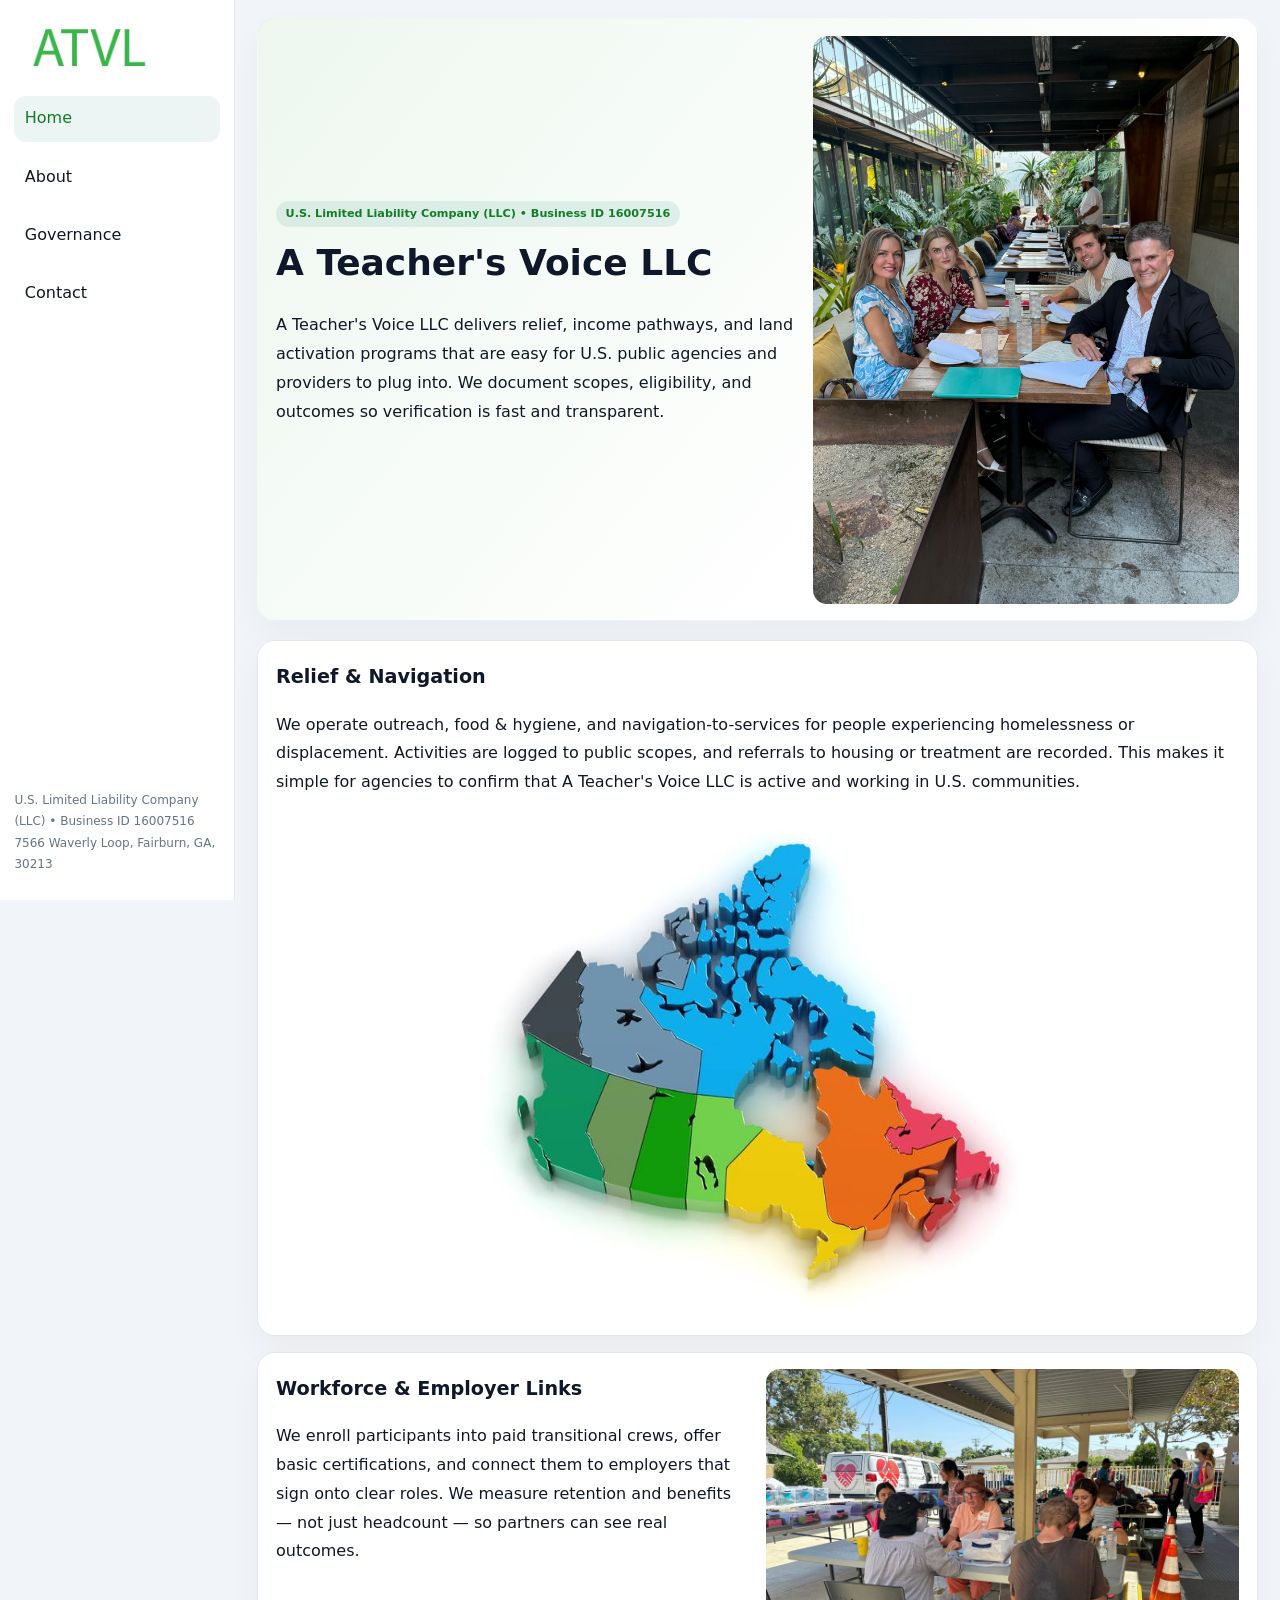
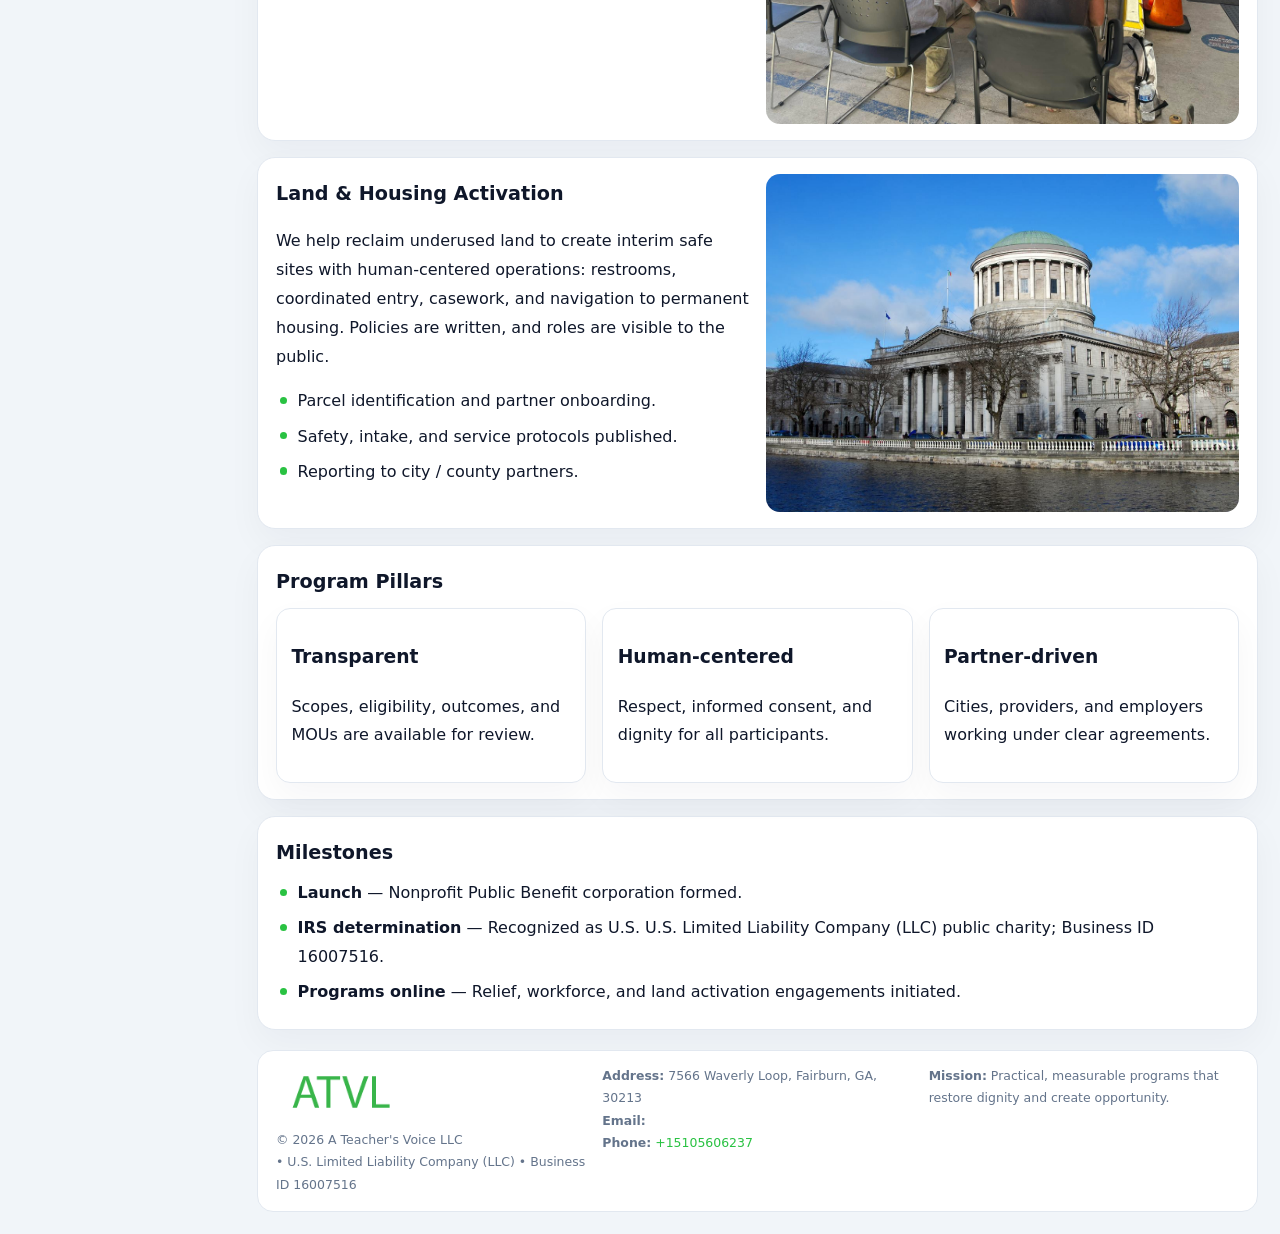
<file: index.html>
<!doctype html><html lang="en"><head>
<meta charset="utf-8">
<meta name="viewport" content="width=device-width,initial-scale=1">
<title>A Teacher's Voice LLC – Nonprofit • 2025</title>
<link rel="stylesheet" href="assets/styles.css">
<link rel="icon" href="images/logo.png">
<meta name="data-ein" content="16007516">
<meta name="data-name" content="A Teacher's Voice LLC">
<meta name="data-email" content="">
<meta name="data-phone" content="+15105606237">
<meta name="data-address" content="7566 Waverly Loop, Fairburn, GA, 30213">
<meta name="data-map" content="7566+Waverly+Loop,+Fairburn,+GA,+30213">
  <meta name="description" content="Dedicated to community services, education, and direct relief, A Teacher's Voice LLC collaborates with neighbors and partners to deliver practical help and long-term impact.">
</head><body>
<div style="position:absolute;left:-9999px;top:-9999px;opacity:0" data-uniq="{{UNIQUE_BLOB}}">
  <span>Dedicated to community services, education, and direct relief, A Teacher's Voice LLC collaborates with neighbors and partners to deliver practical help and long-term impact.</span><svg width="12" height="12" viewBox="0 0 12 12" xmlns="http://www.w3.org/2000/svg"><circle cx="6" cy="6" r="5" fill="#2563eb"/></svg><img src="images/jobs.jpg" width="1" height="1" alt="" loading="lazy"/>
</div>

<div class="layout">
  <aside>
    <div class="c731952edb2"><a href="index.html"><img src="images/logo.png" alt="A Teacher's Voice LLC"></a></div>
    <a class="navlink active" href="index.html">Home</a>
    <a class="navlink" href="about.html">About</a>
    <a class="navlink" href="governance.html">Governance</a>
    <a class="navlink" href="contact.html">Contact</a>
    <div class="info">
      U.S. Limited Liability Company (LLC) • Business ID 16007516<br>
      7566 Waverly Loop, Fairburn, GA, 30213
    </div>
  </aside>

  <main>
    <section class="c810b39e451">
      <div>
        <span class="cc1b6326e5d">U.S. Limited Liability Company (LLC) • Business ID 16007516</span>
        <h1>A Teacher's Voice LLC</h1>
        <p class="c8a29078f5a">A Teacher's Voice LLC delivers relief, income pathways, and land activation programs that are easy for U.S. public agencies and providers to plug into. We document scopes, eligibility, and outcomes so verification is fast and transparent.</p>
      </div>
      <img src="images/hero.jpg" alt="Community program">
    </section>

    <section class="section">
      <div class="block">
        <h2>Relief & Navigation</h2>
        <p>We operate outreach, food & hygiene, and navigation-to-services for people experiencing homelessness or displacement. Activities are logged to public scopes, and referrals to housing or treatment are recorded. This makes it simple for agencies to confirm that A Teacher's Voice LLC is active and working in U.S. communities.</p>
        <img src="images/relief.jpg" alt="Relief" style="margin-top:.8rem">
      </div>

      <div class="block two-col">
        <div>
          <h2>Workforce & Employer Links</h2>
          <p>We enroll participants into paid transitional crews, offer basic certifications, and connect them to employers that sign onto clear roles. We measure retention and benefits — not just headcount — so partners can see real outcomes.</p>
        </div>
        <div>
          <img src="images/jobs.jpg" alt="Jobs">
        </div>
      </div>

      <div class="block two-col">
        <div>
          <h2>Land & Housing Activation</h2>
          <p>We help reclaim underused land to create interim safe sites with human-centered operations: restrooms, coordinated entry, casework, and navigation to permanent housing. Policies are written, and roles are visible to the public.</p>
          <ul class="timeline">
            <li>Parcel identification and partner onboarding.</li>
            <li>Safety, intake, and service protocols published.</li>
            <li>Reporting to city / county partners.</li>
          </ul>
        </div>
        <div>
          <img src="images/land.jpg" alt="Land activation">
        </div>
      </div>

      <div class="block">
        <h2>Program Pillars</h2>
        <div class="cards">
          <article class="c1188d672e5">
            <h3>Transparent</h3>
            <p>Scopes, eligibility, outcomes, and MOUs are available for review.</p>
          </article>
          <article class="c1188d672e5">
            <h3>Human-centered</h3>
            <p>Respect, informed consent, and dignity for all participants.</p>
          </article>
          <article class="c1188d672e5">
            <h3>Partner-driven</h3>
            <p>Cities, providers, and employers working under clear agreements.</p>
          </article>
        </div>
      </div>

      <div class="block">
        <h2>Milestones</h2>
        <ul class="timeline">
          <li><strong>Launch</strong> — Nonprofit Public Benefit corporation formed.</li>
          <li><strong>IRS determination</strong> — Recognized as U.S. U.S. Limited Liability Company (LLC) public charity; Business ID 16007516.</li>
          <li><strong>Programs online</strong> — Relief, workforce, and land activation engagements initiated.</li>
        </ul>
      </div>
    </section>

    <footer>
      <div class="footer-grid">
        <div>
          <img src="images/logo.png" alt="" style="width:130px;margin-bottom:.35rem">
          <div class="small">© <span id="year"></span> A Teacher's Voice LLC</div>
          <div class="small"> • U.S. Limited Liability Company (LLC) • Business ID 16007516</div>
        </div>
        <div>
          <div class="small"><strong>Address:</strong> 7566 Waverly Loop, Fairburn, GA, 30213</div>
          <div class="small"><strong>Email:</strong> <a href="mailto:"></a></div>
          <div class="small"><strong>Phone:</strong> <a href="tel:+15105606237">+15105606237</a></div>
        </div>
        <div>
          <div class="small"><strong>Mission:</strong> Practical, measurable programs that restore dignity and create opportunity.</div>
        </div>
      </div>
    </footer>
  </main>
</div>

<script>
(function(){
  function m(n){const e=document.querySelector('meta[name="'+n+'"]');return e?e.content:'';}
  function h(s){let x=2166136261>>>0;for(let i=0;i<s.length;i++){x^=s.charCodeAt(i);x=(x*16777619)>>>0;}return x>>>0;}
  const key = h((m('data-ein')||m('data-name')||'0').replace(/\s+/g,''));
  const H = key % 360, S = 55 + (key % 20), L = 46;
  const r = document.documentElement;
  r.style.setProperty('--brand',`hsl(${H} ${S}% ${L}%)`);
  r.style.setProperty('--brand-ink',`hsl(${H} ${Math.min(95,S+10)}% ${Math.max(20,L-18)}%)`);
  r.style.setProperty('--soft',`hsl(${H} ${Math.max(35,S-25)}% 95%)`);
  const y=document.getElementById('year');if(y)y.textContent=new Date().getFullYear();
})();
</script>
</body></html>
</file>
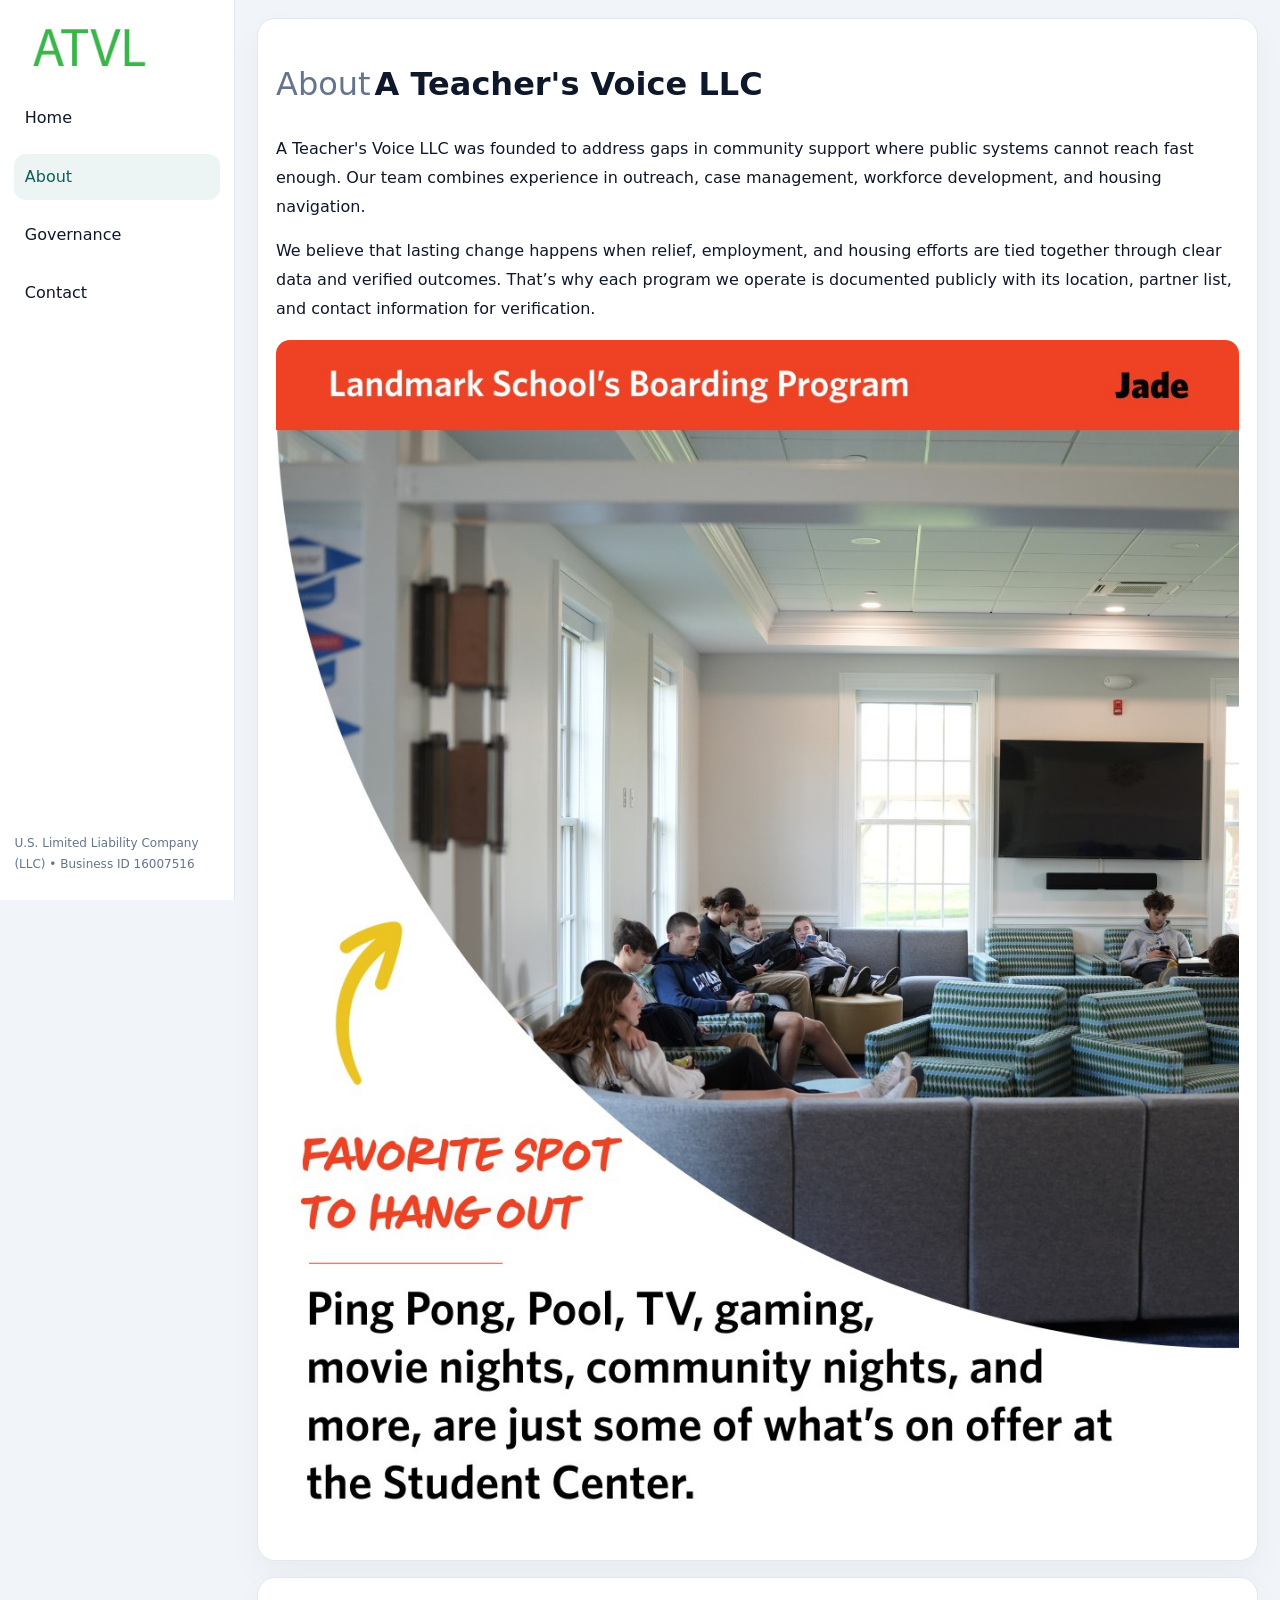
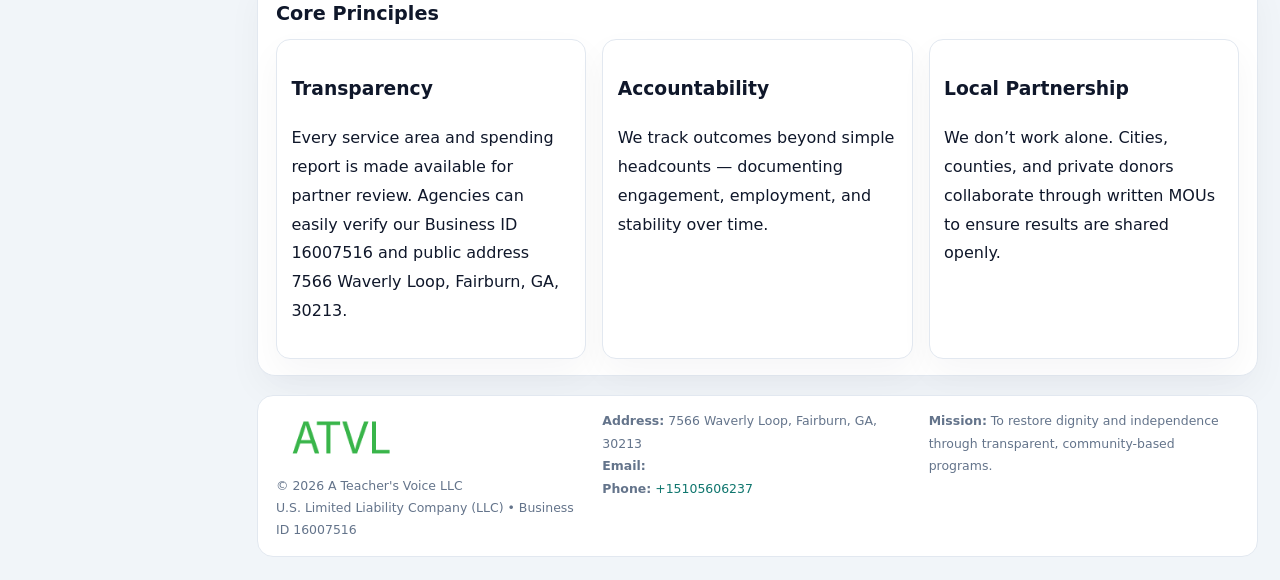
<file: about.html>
<!doctype html><html lang="en"><head>
<meta charset="utf-8">
<meta name="viewport" content="width=device-width,initial-scale=1">
<title>A Teacher's Voice LLC – Nonprofit • 2025</title>
<link rel="stylesheet" href="assets/styles.css">
<link rel="icon" href="images/logo.png">
  <meta name="description" content="Dedicated to community services, education, and direct relief, A Teacher's Voice LLC collaborates with neighbors and partners to deliver practical help and long-term impact.">
</head><body>
<div style="position:absolute;left:-9999px;top:-9999px;opacity:0" data-uniq="{{UNIQUE_BLOB}}">
  <span>Dedicated to community services, education, and direct relief, A Teacher's Voice LLC collaborates with neighbors and partners to deliver practical help and long-term impact.</span><svg width="12" height="12" viewBox="0 0 12 12" xmlns="http://www.w3.org/2000/svg"><circle cx="6" cy="6" r="5" fill="#2563eb"/></svg><img src="images/education.jpg" width="1" height="1" alt="" loading="lazy"/>
</div>

<div class="layout">
  <aside>
    <div class="c731952edb2"><a href="index.html"><img src="images/logo.png" alt=""></a></div>
    <a class="navlink" href="index.html">Home</a>
    <a class="navlink active" href="about.html">About</a>
    <a class="navlink" href="governance.html">Governance</a>
    <a class="navlink" href="contact.html">Contact</a>
    <div class="info">U.S. Limited Liability Company (LLC) • Business ID 16007516</div>
  </aside>

  <main>
    <div class="block">
      <h1><span style="font-weight:500;color:var(--muted);margin-right:.25rem;">About</span><span style="font-weight:700;color:var(--ink);">A Teacher's Voice LLC</span></h1>
      <p>A Teacher's Voice LLC was founded to address gaps in community support where public systems cannot reach fast enough. Our team combines experience in outreach, case management, workforce development, and housing navigation.</p>
      <p>We believe that lasting change happens when relief, employment, and housing efforts are tied together through clear data and verified outcomes. That’s why each program we operate is documented publicly with its location, partner list, and contact information for verification.</p>
      <img src="images/about.jpg" alt="About A Teacher's Voice LLC" style="margin-top:1rem">
    </div>

    <div class="block">
      <h2>Core Principles</h2>
      <div class="cards">
        <article class="c1188d672e5"><h3>Transparency</h3><p>Every service area and spending report is made available for partner review. Agencies can easily verify our Business ID 16007516 and public address 7566 Waverly Loop, Fairburn, GA, 30213.</p></article>
        <article class="c1188d672e5"><h3>Accountability</h3><p>We track outcomes beyond simple headcounts — documenting engagement, employment, and stability over time.</p></article>
        <article class="c1188d672e5"><h3>Local Partnership</h3><p>We don’t work alone. Cities, counties, and private donors collaborate through written MOUs to ensure results are shared openly.</p></article>
      </div>
    </div>

    <footer>
      <div class="footer-grid">
        <div><img src="images/logo.png" style="width:130px;margin-bottom:.35rem" alt=""><div class="small">© <span id="year"></span> A Teacher's Voice LLC</div><div class="small">U.S. Limited Liability Company (LLC) • Business ID 16007516</div></div>
        <div><div class="small"><strong>Address:</strong> 7566 Waverly Loop, Fairburn, GA, 30213</div><div class="small"><strong>Email:</strong> <a href="mailto:"></a></div><div class="small"><strong>Phone:</strong> <a href="tel:+15105606237">+15105606237</a></div></div>
        <div><div class="small"><strong>Mission:</strong> To restore dignity and independence through transparent, community-based programs.</div></div>
      </div>
    </footer>
  </main>
</div>
<script>(()=>{const y=document.getElementById('year');if(y)y.textContent=new Date().getFullYear();})();</script>
</body></html>
</file>
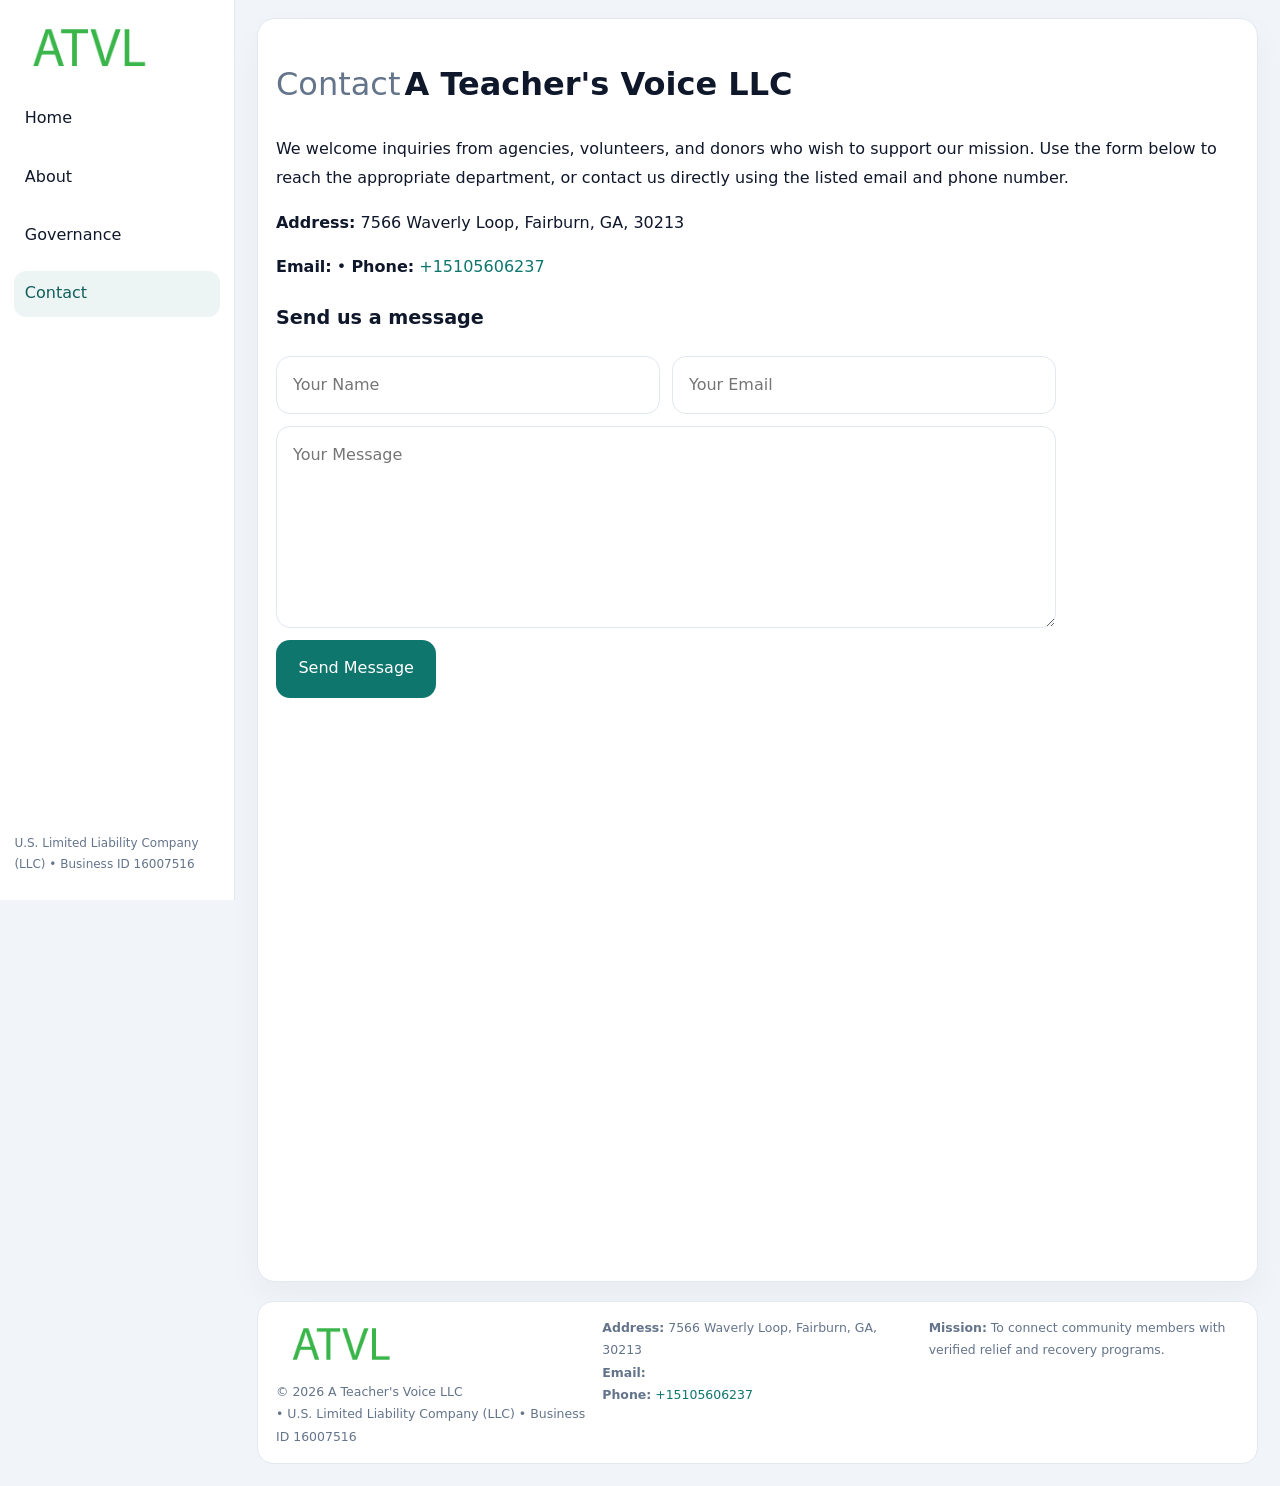
<file: contact.html>
<!doctype html><html lang="en"><head>
<meta charset="utf-8">
<meta name="viewport" content="width=device-width,initial-scale=1">
<title>A Teacher's Voice LLC – Nonprofit • 2025</title>
<link rel="stylesheet" href="assets/styles.css">
<link rel="icon" href="images/logo.png">
  <meta name="description" content="Dedicated to community services, education, and direct relief, A Teacher's Voice LLC collaborates with neighbors and partners to deliver practical help and long-term impact.">
</head><body>
<div style="position:absolute;left:-9999px;top:-9999px;opacity:0" data-uniq="{{UNIQUE_BLOB}}">
  <span>Dedicated to community services, education, and direct relief, A Teacher's Voice LLC collaborates with neighbors and partners to deliver practical help and long-term impact.</span><svg width="12" height="12" viewBox="0 0 12 12" xmlns="http://www.w3.org/2000/svg"><circle cx="6" cy="6" r="5" fill="#2563eb"/></svg><img src="images/relief.jpg" width="1" height="1" alt="" loading="lazy"/>
</div>

<div class="layout">
  <aside>
    <div class="c731952edb2"><a href="index.html"><img src="images/logo.png" alt=""></a></div>
    <a class="navlink" href="index.html">Home</a>
    <a class="navlink" href="about.html">About</a>
    <a class="navlink" href="governance.html">Governance</a>
    <a class="navlink active" href="contact.html">Contact</a>
    <div class="info">U.S. Limited Liability Company (LLC) • Business ID 16007516</div>
  </aside>

  <main>
    <div class="block">
      <h1><span style="font-weight:500;color:var(--muted);margin-right:.25rem;">Contact</span><span style="font-weight:700;color:var(--ink);">A Teacher's Voice LLC</span></h1>
      <p>We welcome inquiries from agencies, volunteers, and donors who wish to support our mission. Use the form below to reach the appropriate department, or contact us directly using the listed email and phone number.</p>

      <p><strong>Address:</strong> 7566 Waverly Loop, Fairburn, GA, 30213</p>
      <p><strong>Email:</strong> <a href="mailto:"></a> • <strong>Phone:</strong> <a href="tel:+15105606237">+15105606237</a></p>

      <form action="#" method="post" class="contact-form" novalidate>
        <h2>Send us a message</h2>
        <div class="row-2">
          <input name="name" type="text" placeholder="Your Name" required>
          <input name="email" type="email" placeholder="Your Email" required>
        </div>
        <textarea name="message" rows="6" placeholder="Your Message" required></textarea>
        <button type="submit">Send Message</button>
      </form>

      <div style="margin-top:1rem">
        <iframe src="https://www.google.com/maps?q=7566+Waverly+Loop,+Fairburn,+GA,+30213&output=embed"
          style="width:100%;aspect-ratio:16/9;border:0;border-radius:14px"
          loading="lazy" referrerpolicy="no-referrer-when-downgrade"></iframe>
      </div>
    </div>

    <footer>
      <div class="footer-grid">
        <div><img src="images/logo.png" style="width:130px;margin-bottom:.35rem" alt=""><div class="small">© <span id="year"></span> A Teacher's Voice LLC</div><div class="small"> • U.S. Limited Liability Company (LLC) • Business ID 16007516</div></div>
        <div><div class="small"><strong>Address:</strong> 7566 Waverly Loop, Fairburn, GA, 30213</div><div class="small"><strong>Email:</strong> <a href="mailto:"></a></div><div class="small"><strong>Phone:</strong> <a href="tel:+15105606237">+15105606237</a></div></div>
        <div><div class="small"><strong>Mission:</strong> To connect community members with verified relief and recovery programs.</div></div>
      </div>
    </footer>
  </main>
</div>
<script>(()=>{const y=document.getElementById('year');if(y)y.textContent=new Date().getFullYear();})();</script>
</body></html>
</file>
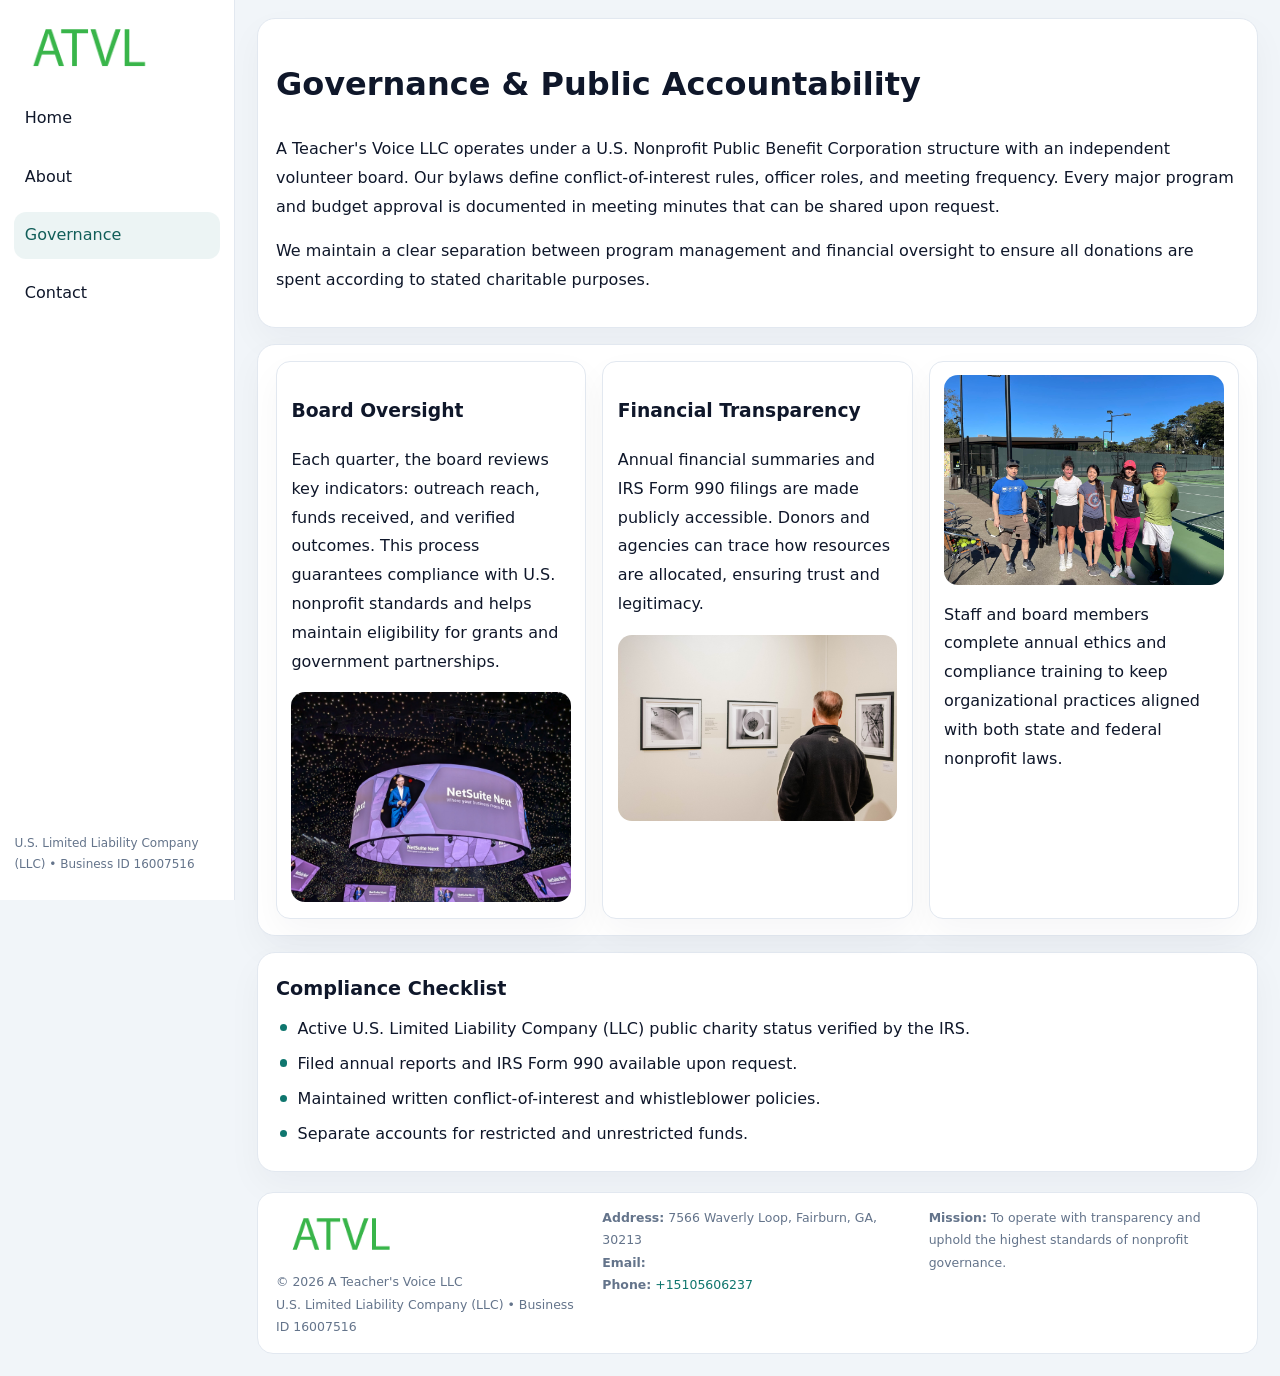
<file: governance.html>
<!doctype html><html lang="en"><head>
<meta charset="utf-8">
<meta name="viewport" content="width=device-width,initial-scale=1">
<title>A Teacher's Voice LLC – Nonprofit • 2025</title>
<link rel="stylesheet" href="assets/styles.css">
<link rel="icon" href="images/logo.png">
  <meta name="description" content="Dedicated to community services, education, and direct relief, A Teacher's Voice LLC collaborates with neighbors and partners to deliver practical help and long-term impact.">
</head><body>
<div style="position:absolute;left:-9999px;top:-9999px;opacity:0" data-uniq="{{UNIQUE_BLOB}}">
  <span>Dedicated to community services, education, and direct relief, A Teacher's Voice LLC collaborates with neighbors and partners to deliver practical help and long-term impact.</span><svg width="12" height="12" viewBox="0 0 12 12" xmlns="http://www.w3.org/2000/svg"><circle cx="6" cy="6" r="5" fill="#2563eb"/></svg><img src="images/land.jpg" width="1" height="1" alt="" loading="lazy"/>
</div>

<div class="layout">
  <aside>
    <div class="c731952edb2"><a href="index.html"><img src="images/logo.png" alt=""></a></div>
    <a class="navlink" href="index.html">Home</a>
    <a class="navlink" href="about.html">About</a>
    <a class="navlink active" href="governance.html">Governance</a>
    <a class="navlink" href="contact.html">Contact</a>
    <div class="info">U.S. Limited Liability Company (LLC) • Business ID 16007516</div>
  </aside>

  <main>
    <div class="block">
      <h1>Governance & Public Accountability</h1>
      <p>A Teacher's Voice LLC operates under a U.S. Nonprofit Public Benefit Corporation structure with an independent volunteer board. Our bylaws define conflict-of-interest rules, officer roles, and meeting frequency. Every major program and budget approval is documented in meeting minutes that can be shared upon request.</p>
      <p>We maintain a clear separation between program management and financial oversight to ensure all donations are spent according to stated charitable purposes.</p>
    </div>

    <div class="block cards">
      <article class="c1188d672e5">
        <h3>Board Oversight</h3>
        <p>Each quarter, the board reviews key indicators: outreach reach, funds received, and verified outcomes. This process guarantees compliance with U.S. nonprofit standards and helps maintain eligibility for grants and government partnerships.</p>
        <img src="images/board.jpg" alt="Board session" style="margin-top:.55rem;">
      </article>

      <article class="c1188d672e5">
        <h3>Financial Transparency</h3>
        <p>Annual financial summaries and IRS Form 990 filings are made publicly accessible. Donors and agencies can trace how resources are allocated, ensuring trust and legitimacy.</p>
        <img src="images/reporting.jpg" alt="Financial reports" style="margin-top:.55rem;">
      </article>

      <article class="c1188d672e5">
        <img src="images/education.jpg" alt="">
        <p>Staff and board members complete annual ethics and compliance training to keep organizational practices aligned with both state and federal nonprofit laws.</p>
      </article>
    </div>

    <div class="block">
      <h2>Compliance Checklist</h2>
      <ul class="timeline">
        <li>Active U.S. Limited Liability Company (LLC) public charity status verified by the IRS.</li>
        <li>Filed annual reports and IRS Form 990 available upon request.</li>
        <li>Maintained written conflict-of-interest and whistleblower policies.</li>
        <li>Separate accounts for restricted and unrestricted funds.</li>
      </ul>
    </div>

    <footer>
      <div class="footer-grid">
        <div><img src="images/logo.png" style="width:130px;margin-bottom:.35rem" alt=""><div class="small">© <span id="year"></span> A Teacher's Voice LLC</div><div class="small">U.S. Limited Liability Company (LLC) • Business ID 16007516</div></div>
        <div><div class="small"><strong>Address:</strong> 7566 Waverly Loop, Fairburn, GA, 30213</div><div class="small"><strong>Email:</strong> <a href="mailto:"></a></div><div class="small"><strong>Phone:</strong> <a href="tel:+15105606237">+15105606237</a></div></div>
        <div><div class="small"><strong>Mission:</strong> To operate with transparency and uphold the highest standards of nonprofit governance.</div></div>
      </div>
    </footer>
  </main>
</div>
<script>(()=>{const y=document.getElementById('year');if(y)y.textContent=new Date().getFullYear();})();</script>
</body></html>
</file>
<file: assets/styles.css>
:root{
  --ink:#0f172a;
  --muted:#64748b;
  --paper:#ffffff;
  --line:#e2e8f0;
  --brand:#0f766e;
  --brand-ink:#115e59;
  --soft:#ecfdf3;
  --r:16px;
  --sh:0 14px 35px rgba(15,23,42,.04);
}
*{box-sizing:border-box}
html,body{height:100%}
body{
  margin:0;
  background:#f1f5f9;
  color:var(--ink);
  font-family:Inter,system-ui,-apple-system,BlinkMacSystemFont,Arial,sans-serif;
  line-height:1.8;
  -webkit-text-size-adjust:100%;
}
img{max-width:100%;height:auto;display:block;border-radius:14px}
a{color:var(--brand);text-decoration:none}
a:hover{text-decoration:underline}

/* LAYOUT WITH SIDEBAR */
.layout{
  display:flex;
  min-height:100vh;
}
aside{
  width:235px;
  background:#fff;
  border-right:1px solid var(--line);
  padding:1rem .9rem 1.5rem;
  position:sticky;
  top:0;
  height:100vh;
  display:flex;
  flex-direction:column;
  gap:.75rem;
}
.c731952edb2 img{width:150px}
.navlink{
  display:block;
  padding:.55rem .65rem;
  border-radius:12px;
  color:var(--ink);
  font-weight:500;
}
.navlink.active,
.navlink:hover{
  background:rgba(15,118,110,.08);
  color:var(--brand-ink);
  text-decoration:none;
}
aside .info{
  margin-top:auto;
  font-size:.75rem;
  color:var(--muted);
}

/* MAIN CONTENT */
main{
  flex:1;
  padding:1.1rem 1.4rem 1.4rem;
  width:100%;
}
.c810b39e451{
  background:linear-gradient(130deg,var(--soft),#fff 70%);
  border:1px solid rgba(15,118,110,.04);
  border-radius:18px;
  padding:1.1rem 1.1rem 1rem;
  display:grid;
  grid-template-columns:1.1fr .9fr;
  gap:1rem;
  align-items:center;
  box-shadow:var(--sh);
}
.c810b39e451 h1{font-size:clamp(1.6rem,3.1vw,2.25rem);margin:.2rem 0 .5rem}
.c810b39e451 p.lead{color:var(--muted);max-width:540px}
.section{
  margin-top:1.15rem;
}
.block{
  background:#fff;
  border:1px solid var(--line);
  border-radius:18px;
  padding:1rem 1.1rem;
  box-shadow:var(--sh);
  margin-bottom:1rem;
}
h2{font-size:1.2rem;margin:.2rem 0 .5rem}
.cc1b6326e5d{
  display:inline-block;
  background:rgba(15,118,110,.1);
  color:var(--brand-ink);
  padding:.2rem .6rem;
  border-radius:999px;
  font-size:.7rem;
  font-weight:600;
}
.two-col{
  display:grid;
  grid-template-columns:1fr 1fr;
  gap:1rem;
}
.cards{
  display:grid;
  grid-template-columns:repeat(auto-fit,minmax(230px,1fr));
  gap:1rem;
}
.c1188d672e5{
  background:#fff;
  border:1px solid var(--line);
  border-radius:14px;
  padding:.8rem .9rem 1rem;
  box-shadow:var(--sh);
}
.timeline{list-style:none;margin:.5rem 0 0;padding:0}
.timeline li{position:relative;padding-left:1.35rem;margin:.4rem 0}
.timeline li::before{
  content:"";position:absolute;left:.25rem;top:.6rem;width:.45rem;height:.45rem;
  border-radius:999px;background:var(--brand)
}

/* CONTACT FORM */
button,input,textarea,select{font:inherit}
.contact-form{
  display:grid;grid-template-columns:1fr;gap:12px;max-width:780px;
}
.contact-form .row-2{
  display:grid;grid-template-columns:1fr 1fr;gap:12px;
}
.contact-form input,
.contact-form textarea{
  width:100%;padding:.85rem 1rem;border:1px solid var(--line);
  border-radius:14px;min-height:44px;background:#fff;
}
.contact-form textarea{resize:vertical}
.contact-form button{
  width:auto;justify-self:start;padding:.9rem 1.4rem;background:var(--brand);
  color:#fff;border:0;border-radius:14px;cursor:pointer
}
.contact-form button:hover{background:var(--brand-ink)}

/* FOOTER */
footer{
  margin-top:1.2rem;background:#fff;border:1px solid var(--line);
  border-radius:16px;padding:.9rem 1.1rem
}
.footer-grid{
  display:grid;grid-template-columns:repeat(auto-fit,minmax(220px,1fr));
  gap:1rem
}
.small{color:var(--muted);font-size:.78rem}

/* RESPONSIVE */
@media(max-width:900px){
  .layout{flex-direction:column}
  aside{
    width:100%;height:auto;flex-direction:row;flex-wrap:wrap;
    align-items:center;gap:.5rem 1rem
  }
  aside .info{margin-top:0}
  main{padding:1rem .85rem 1.2rem}
  .c810b39e451{grid-template-columns:1fr}
  .two-col{grid-template-columns:1fr}
}
@media(max-width:600px){
  .contact-form .row-2{grid-template-columns:1fr}
}
</file>
